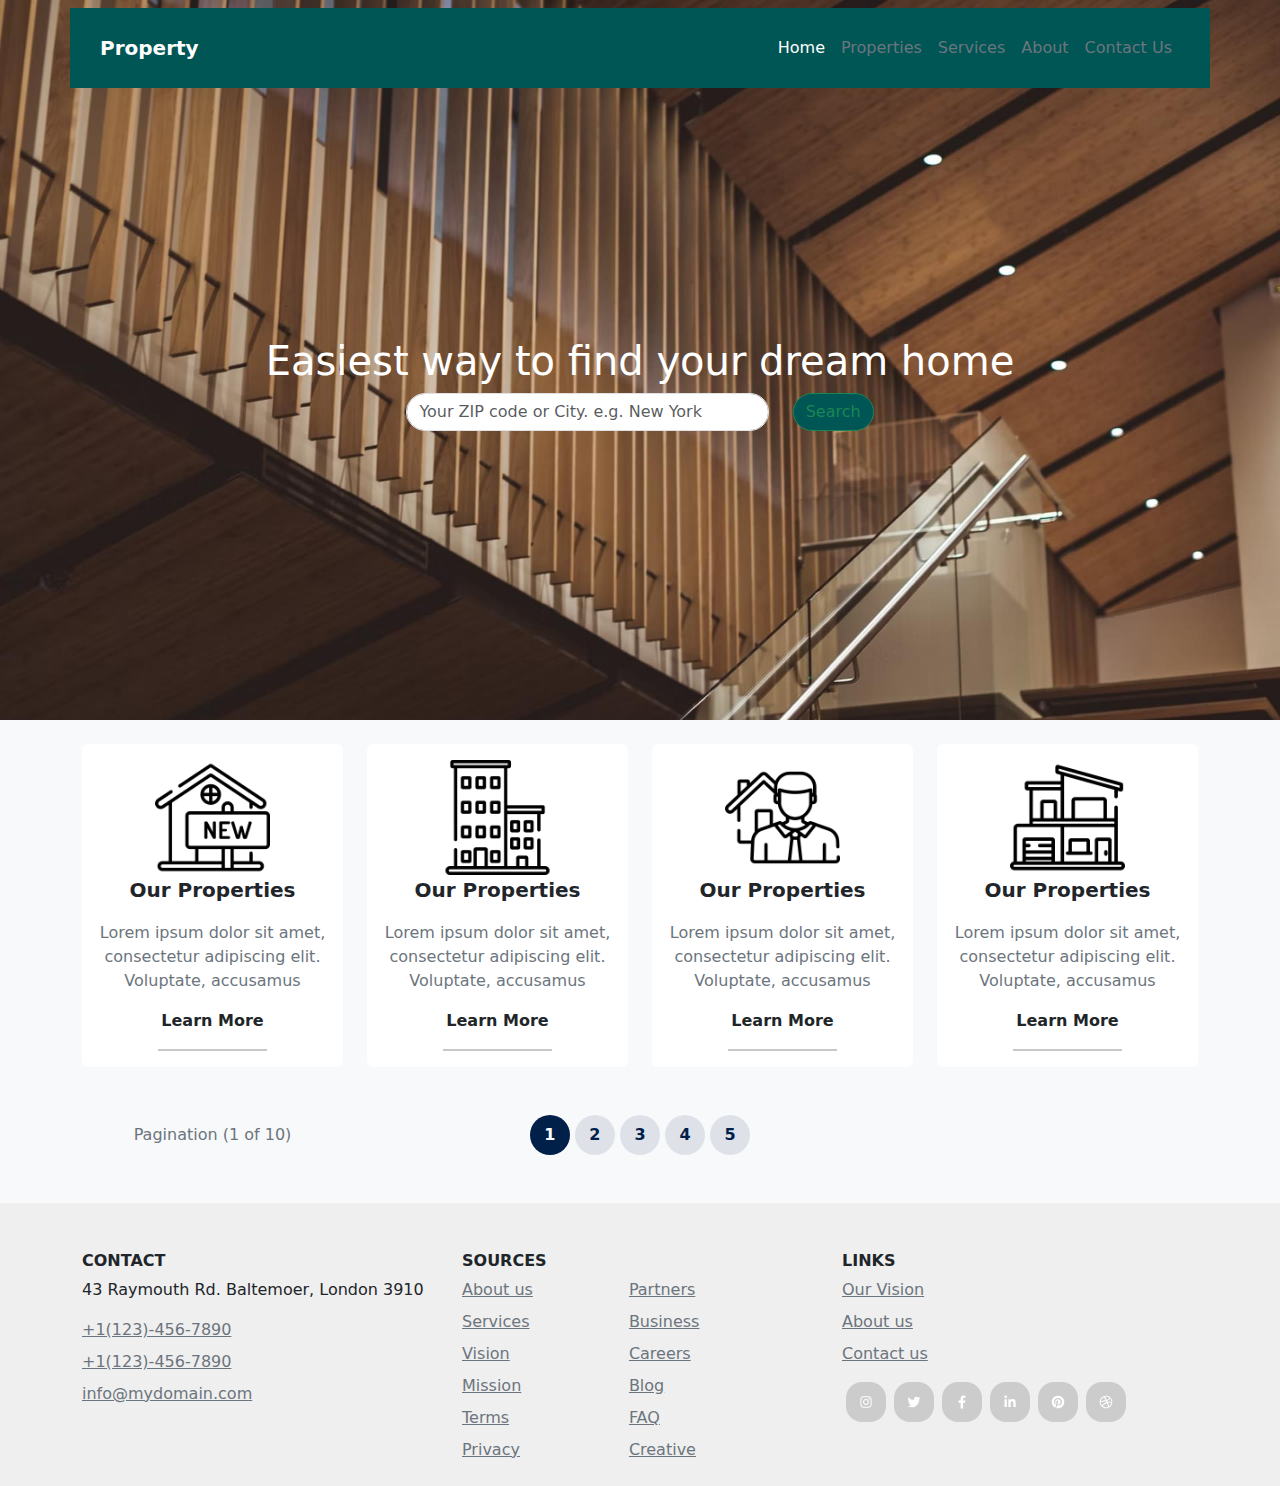
<file: index.html>
<!DOCTYPE html>
<html lang="vi">
    <head>
        <meta charset="UTF-8">
        <meta name="viewport" content="width=device-width, initial-scale=1.0">
        <title>Home</title>
        <link rel="stylesheet" href="./css/bootstrap.min.css">
        <!-- <link rel="stylesheet" href="https://cdn.jsdelivr.net/npm/bootstrap-icons@1.10.5/font/bootstrap-icons.css"> -->
        <link rel="stylesheet" href="./css/all.min.css">
        <!-- <link rel="stylesheet" href="./css/slick.css">
        <link rel="stylesheet" href="./css/slick-theme.css"> -->
        <link rel="stylesheet" href="./css/owl.carousel.min.css">
        <link rel="stylesheet" href="./css/owl.theme.default.min.css">
        <link rel="stylesheet" href="./css/style.css">
    </head>
    <body class="bg-body-tertiary">
        <header>
            <!-- Thanh điều hướng -->
            <nav class="navbar navbar-expand-lg navbar-light bg-transparent fixed-top">
                <div class="container bg-menu">
                    <a class="navbar-brand text-white fw-bold" href="index.html">Property</a>
                    <button class="navbar-toggler" type="button" data-bs-toggle="collapse" data-bs-target="#navbarSupportedContent" aria-controls="navbarSupportedContent" aria-expanded="false" aria-label="Toggle navigation">
                        <span class="navbar-toggler-icon"></span>
                    </button>
                    <div class="collapse navbar-collapse" id="navbarSupportedContent">
                        <ul class="navbar-nav ms-auto">
                            <li class="nav-item"><a href="index.html" class="nav-link text-white">Home</a></li>
                            <li class="nav-item"><a href="properties.html" class="nav-link text-secondary">Properties</a></li>
                            <li class="nav-item"><a href="#" class="nav-link text-secondary">Services</a></li>
                            <li class="nav-item"><a href="#" class="nav-link text-secondary">About</a></li>
                            <li class="nav-item"><a href="contact.html" class="nav-link text-secondary">Contact Us</a></li>
                        </ul>
                    </div>
                </div>
            </nav>
            <section class="slider">
                <div id="slide-img" class="owl-carousel owl-theme">
                    <div class="item overlay" style="background-image: url(./images/hero_bg_1.jpg);"></div>
                    <div class="item overlay" style="background-image: url(./images/hero_bg_2.jpg);"></div>
                    <div class="item overlay" style="background-image: url(./images/hero_bg_3.jpg);"></div>
                </div>
            </section>
        </header>
        <main id="main" class="container-fluid">
            <section class="container mt-4">
                <div class="row">
                    <div class="col-md-3 text-center">
                        <div class="card border-0">
                            <div class="card-body">
                            <img src="./images/house_602319.png" class="card-img-top w-50">
                            <p class="fs-5 fw-bold">Our Properties</p>
                            <p class="text-secondary">Lorem ipsum dolor sit amet, consectetur adipiscing elit. Voluptate, accusamus</p>
                            <p class="fs-6 fw-bold">Learn More</p>
                            <hr class="hr-secondary border-2"></hr>
                            </div>
                        </div>
                    </div>
                    <div class="col-md-3 text-center">
                        <div class="card border-0">    
                            <div class="card-body">
                                <img src="./images/building_602309.png" class="card-img-top w-50">
                                <p class="fs-5 fw-bold ">Our Properties</p>
                                <p class="text-secondary">Lorem ipsum dolor sit amet, consectetur adipiscing elit. Voluptate, accusamus</p>
                                <p class="fs-6 fw-bold">Learn More</p>
                                <hr class="hr-secondary border-2"></hr>
                            </div>
                        </div>
                    </div>
                    <div class="col-md-3 text-center justify-content-center">
                        <div class="card border-0">    
                            <div class="card-body">
                                <img src="./images/house_602286.png" class="card-img-top w-50">
                                <p class="fs-5 fw-bold ">Our Properties</p>
                                <p class="text-secondary">Lorem ipsum dolor sit amet, consectetur adipiscing elit. Voluptate, accusamus</p>
                                <p class="fs-6 fw-bold">Learn More</p>
                                <hr class="hr-secondary border-2"></hr>
                            </div>
                        </div>
                    </div>
                    <div class="col-md-3 text-center">
                        <div class="card border-0">    
                            <div class="card-body">
                                <img src="./images/house.png" class="card-img-top w-50">
                                <p class="fs-5 fw-bold ">Our Properties</p>
                                <p class="text-secondary">Lorem ipsum dolor sit amet, consectetur adipiscing elit. Voluptate, accusamus</p>
                                <p class="fs-6 fw-bold">Learn More</p>
                                <hr class="hr-secondary border-2"></hr>
                            </div>
                        </div>
                    </div>
                </div>
            </section>
            <section class="container">
                <div class="row align-items-center py-5">
                    <div class="col-lg-3 text-center">
                        <span class="text-secondary">Pagination (1 of 10)</span>
                    </div>
                    <div class="col-lg-6 text-center">
                        <div class="custom-pagination">
                            <a href="" class="nav-link active" id="index">1</a>
                            <a href="" class="nav-link" id="properties">2</a>
                            <a href="" class="nav-link" id="contact">3</a>
                            <a href="#" class="nav-link">4</a>
                            <a href="#" class="nav-link">5</a>
                        </div>
                    </div>
                </div>
            </section>
        </main>
        <footer class="bs-secondary">
            <section class="container pt-md-5">
                <div class="row">
                    <div class="col-md-4">
                        <h3 class="text-uppercase fs-6 fw-bold">Contact</h3>
                        <address>43 Raymouth Rd. Baltemoer, London 3910</address>
                        <ul class="list-unstyled text-secondary">
                            <li class="mb-2"><a href="tel://11234567890" class="text-secondary">+1(123)-456-7890</a></li>
                            <li class="mb-2"><a href="tel://11234567890" class="text-secondary">+1(123)-456-7890</a></li>
                            <li class="mb-2"><a href="mailto:info@mydomain.com" class="text-secondary">info@mydomain.com</a></li>
                        </ul>
                    </div>
                    <div class="col-md-4">
                        <h3 class="text-uppercase fs-6 fw-bold">Sources</h3>
                        <ul class="list-unstyled text-secondary float-start me-5 pe-5">
                            <li class="mb-2"><a href="#" class="text-secondary">About us</a></li>
                            <li class="mb-2"><a href="#" class="text-secondary">Services</a></li>
                            <li class="mb-2"><a href="#" class="text-secondary">Vision</a></li>
                            <li class="mb-2"><a href="#" class="text-secondary">Mission</a></li>
                            <li class="mb-2"><a href="#" class="text-secondary">Terms</a></li>
                            <li class="mb-2"><a href="#" class="text-secondary">Privacy</a></li>
                        </ul>
                        <ul class="list-unstyled">
                            <li class="mb-2"><a href="#" class="text-secondary">Partners</a></li>
                            <li class="mb-2"><a href="#" class="text-secondary">Business</a></li>
                            <li class="mb-2"><a href="#" class="text-secondary">Careers</a></li>
                            <li class="mb-2"><a href="#" class="text-secondary">Blog</a></li>
                            <li class="mb-2"><a href="#" class="text-secondary">FAQ</a></li>
                            <li class="mb-2"><a href="#" class="text-secondary">Creative</a></li>
                        </ul>
                    </div>
                    <div class="col-md-4">
                        <h3 class="text-uppercase fs-6 fw-bold">Links</h3>
                        <ul class="list-unstyled">
                            <li class="mb-2"><a href="#" class="text-secondary">Our Vision</a></li>
                            <li class="mb-2"><a href="#" class="text-secondary">About us</a></li>
                            <li class="mb-2"><a href="#" class="text-secondary">Contact us</a></li>
                        </ul>
                        <ul class="list-unstyled social text-secondary list-group list-group-horizontal">
                            <li class="mx-1"><a href="#" class="nav-link"><i class="fa-brands fa-instagram"></i></a></li>
                            <li class="mx-1"><a href="#" class="nav-link"><i class="fa-brands fa-twitter"></i></a></li>
                            <li class="mx-1"><a href="#" class="nav-link"><i class="fa-brands fa-facebook-f"></i></a></li>
                            <li class="mx-1"><a href="#" class="nav-link"><i class="fa-brands fa-linkedin-in"></i></a></li>
                            <li class="mx-1"><a href="#" class="nav-link"><i class="fa-brands fa-pinterest"></i></a></li>
                            <li class="mx-1"><a href="#" class="nav-link"><i class="fa-brands fa-dribbble"></i></a></li>
                        </ul>
                    </div>
                </div>
            </section>
        </footer>
        <script src="./js/jquery-3.7.0.min.js"></script>
        <script src="./js/bootstrap.bundle.min.js"></script>
        <script src="./js/all.min.js"></script>
        <script src="./js/slick.min.js"></script>
        <script src="./js/owl.carousel.min.js"></script>
        <script src="./js/custom.js"></script>
    </body>
</html>
</file>
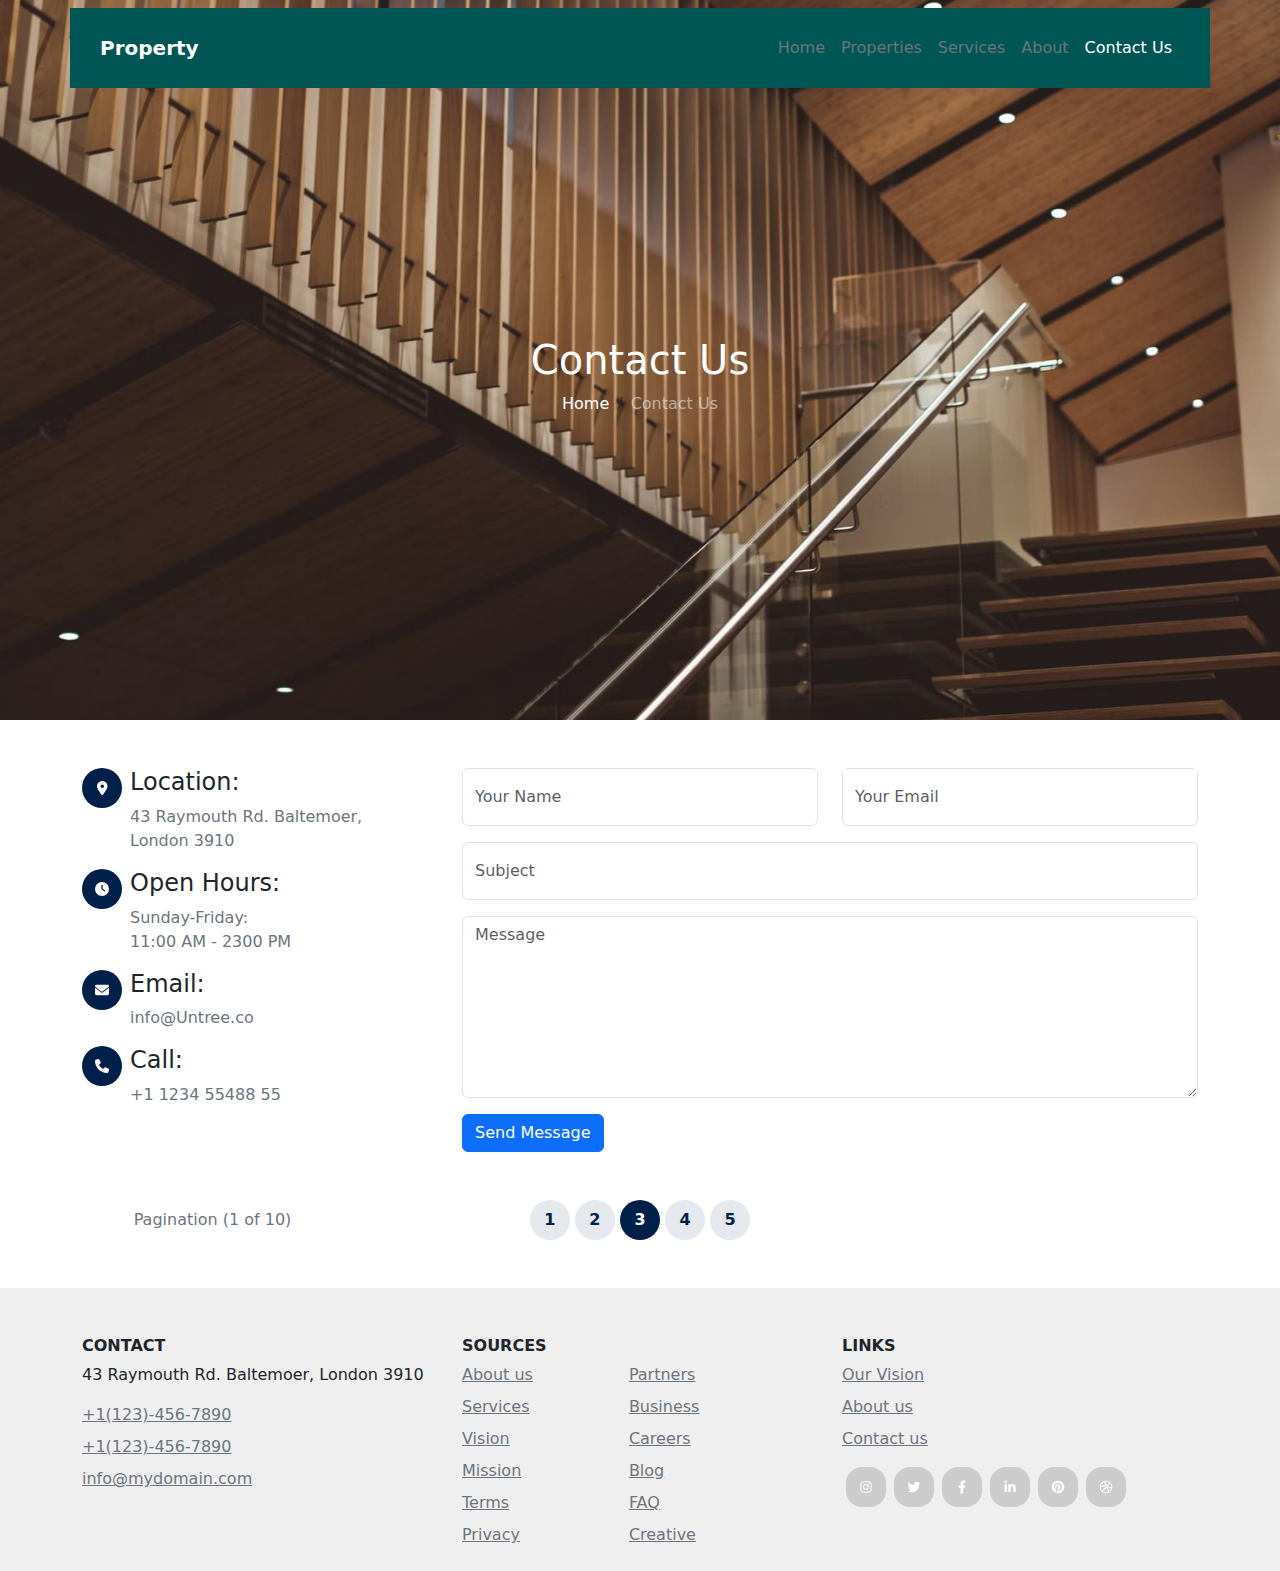
<file: contact.html>
<!DOCTYPE html>
<html lang="en">
<head>
    <meta charset="UTF-8">
    <meta name="viewport" content="width=device-width, initial-scale=1.0">
    <title>Contact Us</title>
    <link rel="stylesheet" href="./css/bootstrap.min.css">
    <!-- <link rel="stylesheet" href="https://cdn.jsdelivr.net/npm/bootstrap-icons@1.10.5/font/bootstrap-icons.css"> -->
    <link rel="stylesheet" href="./css/all.min.css">
    <!-- <link rel="stylesheet" href="./css/slick.css">
    <link rel="stylesheet" href="./css/slick-theme.css"> -->
    <link rel="stylesheet" href="./css/owl.carousel.min.css">
    <link rel="stylesheet" href="./css/owl.theme.default.min.css">
    <link rel="stylesheet" href="./css/style.css">
</head>
<body>
    <header class="bg-img-menu">
        <nav class="navbar navbar-expand-lg navbar-light bg-transparent fixed-top">
            <div class="container bg-menu">
                <a class="navbar-brand text-white fw-bold" href="index.html">Property</a>
                <button class="navbar-toggler" type="button" data-bs-toggle="collapse" data-bs-target="#navbarSupportedContent" aria-controls="navbarSupportedContent" aria-expanded="false" aria-label="Toggle navigation">
                    <span class="navbar-toggler-icon"></span>
                </button>
                <div class="collapse navbar-collapse" id="navbarSupportedContent">
                    <ul class="navbar-nav ms-auto">
                        <li class="nav-item"><a href="index.html" class="nav-link text-secondary">Home</a></li>
                        <li class="nav-item"><a href="properties.html" class="nav-link text-secondary">Properties</a></li>
                        <li class="nav-item"><a href="#" class="nav-link text-secondary">Services</a></li>
                        <li class="nav-item"><a href="#" class="nav-link text-secondary">About</a></li>
                        <li class="nav-item"><a href="contact.html" class="nav-link text-white">Contact Us</a></li>
                    </ul>
                </div>
            </div>
        </nav>
        <section class="slider" id="bg-img">
            <div class="container slider-content">
                <div class="row justify-content-center align-items-center mt-5">
                    <div class="col-lg-auto">
                        <div class="text-center justify-content-center">
                            <h1 class="text-white">Contact Us</h1>
                            <nav aria-label="breadcrumb">
                                <ol class="breadcrumb text-center justify-content-center">
                                    <li class="breadcrumb-item text-white"><a href="#" class="nav-link">Home</a></li>
                                    <li class="breadcrumb-item active text-white-50" aria-current="page">Contact Us</li>
                                </ol>
                            </nav>
                        </div>
                    </div>
                </div>
            </div>
        </section>
    </header>
    <main id="main" class="mt-5">
        <section class="container">
            <div class="row">
                <div class="col-lg-4">
                    <div class="clearfix">
                        <div class="float-start me-2 contact-info">
                            <i class="fa-solid fa-location-dot"></i>
                        </div>
                        <div class="float-start">
                            <h4 class="mb-2">Location:</h4>
                            <p class="text-secondary">43 Raymouth Rd. Baltemoer,<br> London 3910</p>
                        </div>
                    </div>
                    <div class="clearfix">
                        <div class="float-start me-2 contact-info">
                            <i class="fa-solid fa-clock"></i>
                        </div>
                        <div class="float-start">
                            <h4 class="mb-2">Open Hours:</h4>
                            <p class="text-secondary">Sunday-Friday:<br>11:00 AM - 2300 PM</p>
                        </div>
                    </div>
                    <div class="clearfix">
                        <div class="float-start me-2 contact-info">
                            <i class="fa-solid fa-envelope"></i>
                        </div>
                        <div class="float-start">
                            <h4 class="mb-2">Email:</h4>
                            <p class="text-secondary">info@Untree.co</p>
                        </div>
                    </div>
                    <div class="clearfix">
                        <div class="float-start me-2 contact-info">
                            <i class="fa-solid fa-phone"></i>
                        </div>
                        <div class="float-start">
                            <h4 class="mb-2">Call:</h4>
                            <p class="text-secondary">+1 1234 55488 55</p>
                        </div>
                    </div>
                </div>
                <div class="col-lg-8">
                    <form action="#" class="row">
                        <div class="col-6 mb-3">
                            <input type="text" class="form-control py-3" placeholder="Your Name">
                        </div>
                        <div class="col-6 mb-3">
                            <input type="email" class="form-control py-3" placeholder="Your Email">
                        </div>
                        <div class="col-12 mb-3">
                            <input type="text" class="form-control py-3" placeholder="Subject">
                        </div>
                        <div class="col-12 mb-3">
                            <textarea cols="30" rows="7" class="form-control" placeholder="Message"></textarea>
                        </div>

                        <div class="col-12">
                            <input type="submit" value="Send Message" class="btn btn-primary">
                        </div>
                    </form>
                </div>
            </div>
        </section>
        <section class="container">
            <div class="row align-items-center py-5">
                <div class="col-lg-3 text-center">
                    <span class="text-secondary">Pagination (1 of 10)</span>
                </div>
                <div class="col-lg-6 text-center">
                    <div class="custom-pagination">
                        <a href="" class="nav-link" id="index">1</a>
                        <a href="" class="nav-link" id="properties">2</a>
                        <a href="" class="nav-link active" id="contact">3</a>
                        <a href="#" class="nav-link">4</a>
                        <a href="#" class="nav-link">5</a>
                    </div>
                </div>
            </div>
        </section>
    </main>
    <footer class="bs-secondary">
        <section class="container pt-md-5">
            <div class="row">
                <div class="col-md-4">
                    <h3 class="text-uppercase fs-6 fw-bold">Contact</h3>
                    <address>43 Raymouth Rd. Baltemoer, London 3910</address>
                    <ul class="list-unstyled text-secondary">
                        <li class="mb-2"><a href="tel://11234567890" class="text-secondary">+1(123)-456-7890</a></li>
                        <li class="mb-2"><a href="tel://11234567890" class="text-secondary">+1(123)-456-7890</a></li>
                        <li class="mb-2"><a href="mailto:info@mydomain.com" class="text-secondary">info@mydomain.com</a></li>
                    </ul>
                </div>
                <div class="col-md-4">
                    <h3 class="text-uppercase fs-6 fw-bold">Sources</h3>
                    <ul class="list-unstyled text-secondary float-start me-5 pe-5">
                        <li class="mb-2"><a href="#" class="text-secondary">About us</a></li>
                        <li class="mb-2"><a href="#" class="text-secondary">Services</a></li>
                        <li class="mb-2"><a href="#" class="text-secondary">Vision</a></li>
                        <li class="mb-2"><a href="#" class="text-secondary">Mission</a></li>
                        <li class="mb-2"><a href="#" class="text-secondary">Terms</a></li>
                        <li class="mb-2"><a href="#" class="text-secondary">Privacy</a></li>
                    </ul>
                    <ul class="list-unstyled">
                        <li class="mb-2"><a href="#" class="text-secondary">Partners</a></li>
                        <li class="mb-2"><a href="#" class="text-secondary">Business</a></li>
                        <li class="mb-2"><a href="#" class="text-secondary">Careers</a></li>
                        <li class="mb-2"><a href="#" class="text-secondary">Blog</a></li>
                        <li class="mb-2"><a href="#" class="text-secondary">FAQ</a></li>
                        <li class="mb-2"><a href="#" class="text-secondary">Creative</a></li>
                    </ul>
                </div>
                <div class="col-md-4">
                    <h3 class="text-uppercase fs-6 fw-bold">Links</h3>
                    <ul class="list-unstyled">
                        <li class="mb-2"><a href="#" class="text-secondary">Our Vision</a></li>
                        <li class="mb-2"><a href="#" class="text-secondary">About us</a></li>
                        <li class="mb-2"><a href="#" class="text-secondary">Contact us</a></li>
                    </ul>
                    <ul class="list-unstyled social text-secondary list-group list-group-horizontal">
                        <li class="mx-1"><a href="#" class="nav-link"><i class="fa-brands fa-instagram"></i></a></li>
                        <li class="mx-1"><a href="#" class="nav-link"><i class="fa-brands fa-twitter"></i></a></li>
                        <li class="mx-1"><a href="#" class="nav-link"><i class="fa-brands fa-facebook-f"></i></a></li>
                        <li class="mx-1"><a href="#" class="nav-link"><i class="fa-brands fa-linkedin-in"></i></a></li>
                        <li class="mx-1"><a href="#" class="nav-link"><i class="fa-brands fa-pinterest"></i></a></li>
                        <li class="mx-1"><a href="#" class="nav-link"><i class="fa-brands fa-dribbble"></i></a></li>
                    </ul>
                </div>
            </div>
        </section>
    </footer>
    <script src="./js/jquery-3.7.0.min.js"></script>
    <script src="./js/bootstrap.bundle.min.js"></script>
    <script src="./js/all.min.js"></script>
    <script src="./js/slick.min.js"></script>
    <script src="./js/owl.carousel.min.js"></script>
    <script src="./js/custom.js"></script>
</body>
</html>
</file>
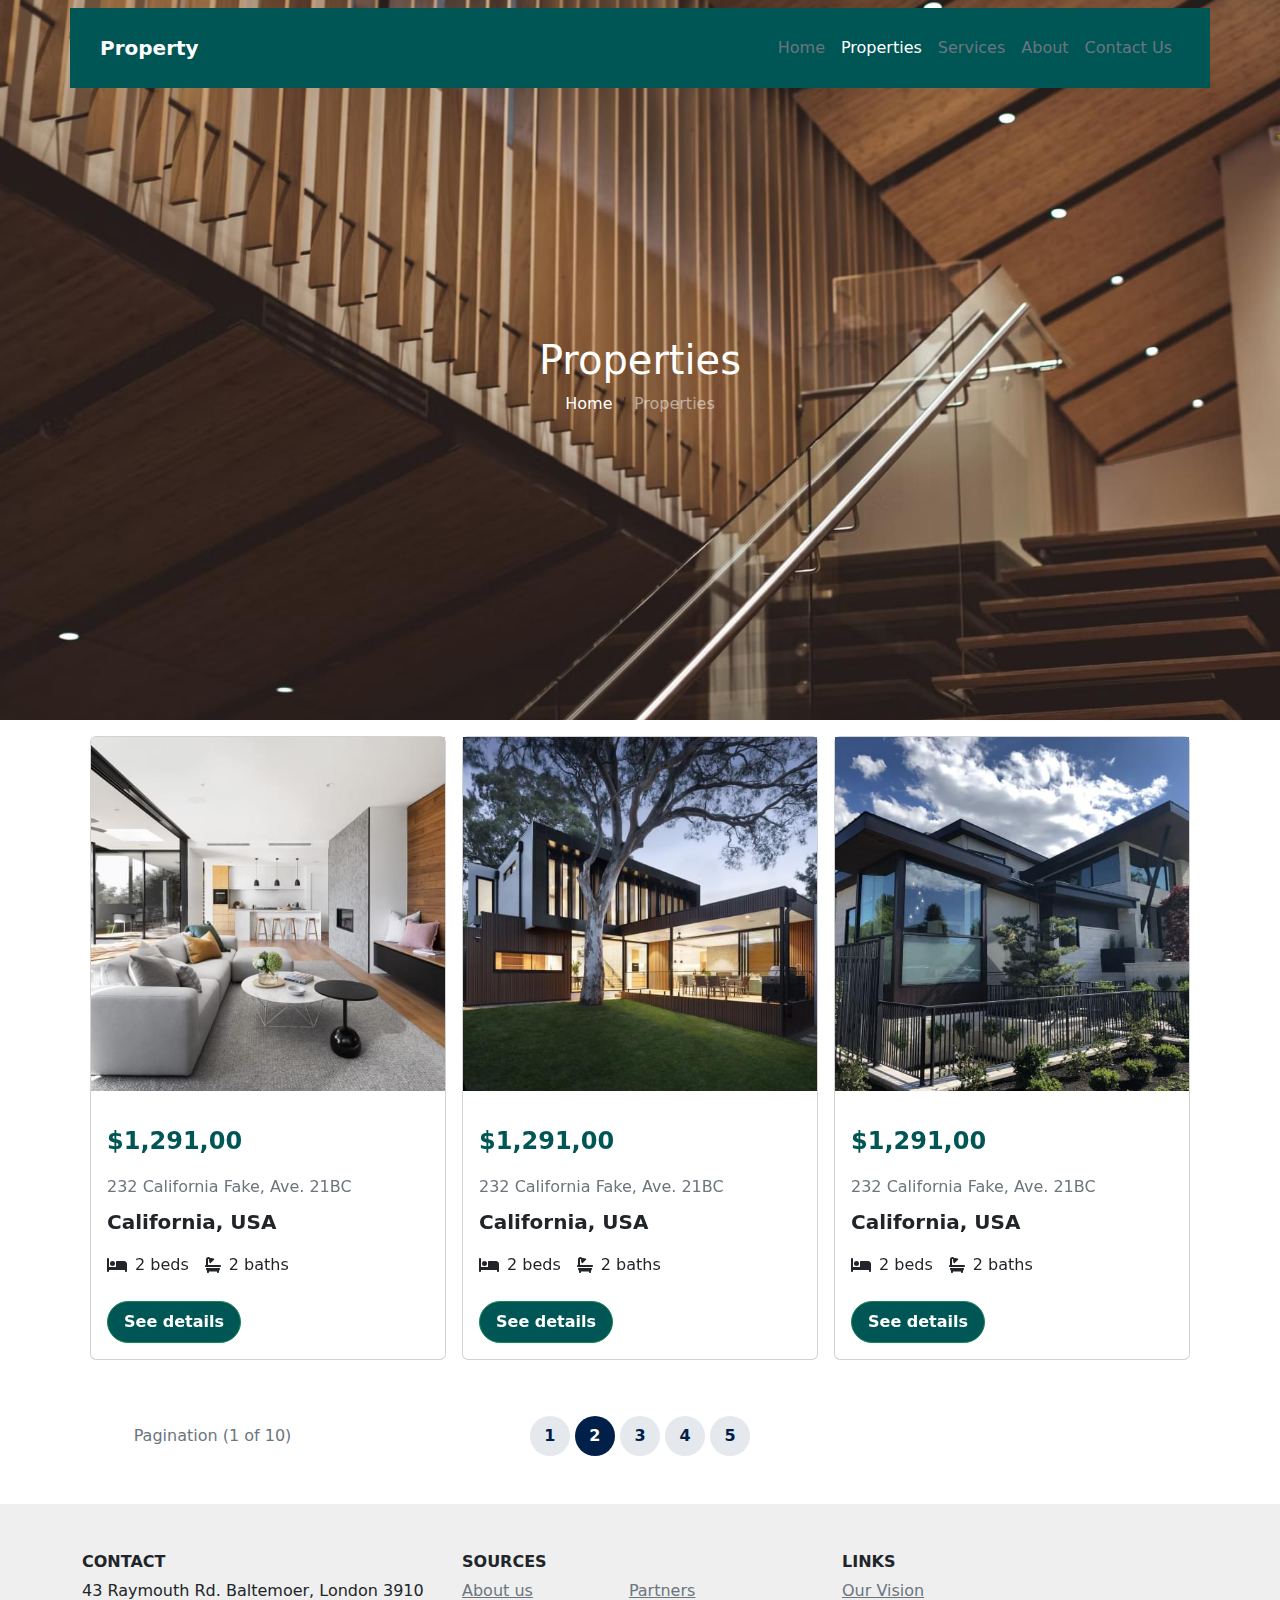
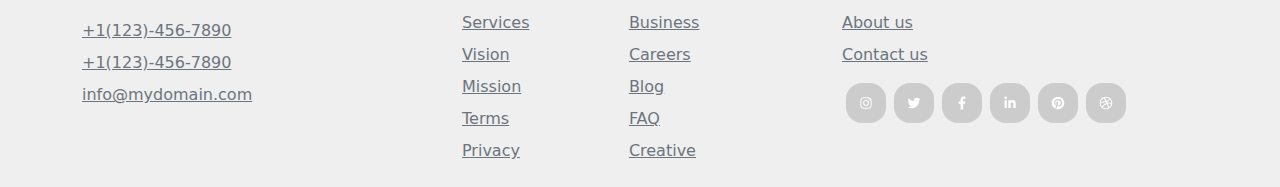
<file: properties.html>
<!DOCTYPE html>
<html lang="en">
<head>
    <meta charset="UTF-8">
    <meta name="viewport" content="width=device-width, initial-scale=1.0">
    <title>Properties</title>
    <link rel="stylesheet" href="./css/bootstrap.min.css">
    <!-- <link rel="stylesheet" href="https://cdn.jsdelivr.net/npm/bootstrap-icons@1.10.5/font/bootstrap-icons.css"> -->
    <link rel="stylesheet" href="./css/all.min.css">
    <!-- <link rel="stylesheet" href="./css/slick.css">
    <link rel="stylesheet" href="./css/slick-theme.css"> -->
    <link rel="stylesheet" href="./css/owl.carousel.min.css">
    <link rel="stylesheet" href="./css/owl.theme.default.min.css">
    <link rel="stylesheet" href="./css/style.css">
</head>
<body>
    <header >
        <!-- Thanh điều hướng -->
        <nav class="navbar navbar-expand-lg navbar-light bg-transparent fixed-top">
            <div class="container bg-menu">
                <a class="navbar-brand text-white fw-bold" href="index.html">Property</a>
                <button class="navbar-toggler" type="button" data-bs-toggle="collapse" data-bs-target="#navbarSupportedContent" aria-controls="navbarSupportedContent" aria-expanded="false" aria-label="Toggle navigation">
                    <span class="navbar-toggler-icon"></span>
                </button>
                <div class="collapse navbar-collapse" id="navbarSupportedContent">
                    <ul class="navbar-nav ms-auto">
                        <li class="nav-item"><a href="index.html" class="nav-link text-secondary">Home</a></li>
                        <li class="nav-item"><a href="properties.html" class="nav-link text-white">Properties</a></li>
                        <li class="nav-item"><a href="#" class="nav-link text-secondary">Services</a></li>
                        <li class="nav-item"><a href="#" class="nav-link text-secondary">About</a></li>
                        <li class="nav-item"><a href="contact.html" class="nav-link text-secondary">Contact Us</a></li>
                    </ul>
                </div>
            </div>
        </nav>
        <section class="slider" id="bg-img">
            <div class="container slider-content">
                <div class="row justify-content-center align-items-center mt-5">
                    <div class="col-lg-auto">
                        <div class="text-center justify-content-center">
                            <h1 class="text-white">Properties</h1>
                            <nav aria-label="breadcrumb">
                                <ol class="breadcrumb text-center justify-content-center">
                                    <li class="breadcrumb-item text-white"><a href="#" class="nav-link">Home</a></li>
                                    <li class="breadcrumb-item active text-white-50" aria-current="page">Properties</li>
                                </ol>
                            </nav>
                        </div>
                    </div>
                </div>
            </div>
        </section>
    </header>
    <main class="mt-3">
        <section class="container">
            <div class="owl-carousel" id="product">
                <div class="card mx-0 mx-lg-2">
                    <div class="card-img-top">
                        <img src="./images/img_1.jpg" alt="" class="img-fluid">
                    </div>
                    <div class="card-body">
                        <p class="fw-bold fs-4 mt-3 text-bs-primary">$1,291,00</p>
                        <p class="text-secondary my-0">232 California Fake, Ave. 21BC</p>
                        <p class="fs-5 fw-bold mt-2">California, USA</p>
                        <div class="d-flex mb-4">
                            <span class="d-block d-flex align-items-center me-3">
                                <i class="fa-solid fa-bed"></i>
                                <span class="ps-2"> 2 beds</span>
                            </span>
                            <span class="d-block d-flex align-items-center">
                                <i class="fa-solid fa-bath"></i>
                                <span class="ps-2"> 2 baths</span>
                            </span>
                        </div>
                        <a href="#" class="btn btn-success bs-primary py-2 px-3 text-white rounded-5 fw-bold fs-6">See details</a>
                    </div>     
                </div>
                <div class="card mx-0 mx-lg-2">
                    <div class="card-img-top">
                        <img src="./images/img_2.jpg" alt="" class="img-fluid">
                    </div>
                    <div class="card-body">
                        <p class="fw-bold fs-4 mt-3 text-bs-primary">$1,291,00</p>
                        <p class="text-secondary my-0">232 California Fake, Ave. 21BC</p>
                        <p class="fs-5 fw-bold mt-2">California, USA</p>
                        <div class="d-flex mb-4">
                            <span class="d-block d-flex align-items-center me-3">
                                <i class="fa-solid fa-bed"></i>
                                <span class="ps-2"> 2 beds</span>
                            </span>
                            <span class="d-block d-flex align-items-center">
                                <i class="fa-solid fa-bath"></i>
                                <span class="ps-2"> 2 baths</span>
                            </span>
                        </div>
                        <a href="#" class="btn btn-success bs-primary py-2 px-3 text-white rounded-5 fw-bold fs-6">See details</a>
                    </div>     
                </div>
                <div class="card mx-0 mx-lg-2">
                    <div class="card-img-top">
                        <img src="./images/img_3.jpg" alt="" class="img-fluid">
                    </div>
                    <div class="card-body">
                        <p class="fw-bold fs-4 mt-3 text-bs-primary">$1,291,00</p>
                        <p class="text-secondary my-0">232 California Fake, Ave. 21BC</p>
                        <p class="fs-5 fw-bold mt-2">California, USA</p>
                        <div class="d-flex mb-4">
                            <span class="d-block d-flex align-items-center me-3">
                                <i class="fa-solid fa-bed"></i>
                                <span class="ps-2"> 2 beds</span>
                            </span>
                            <span class="d-block d-flex align-items-center">
                                <i class="fa-solid fa-bath"></i>
                                <span class="ps-2"> 2 baths</span>
                            </span>
                        </div>
                        <a href="#" class="btn btn-success bs-primary py-2 px-3 text-white rounded-5 fw-bold fs-6">See details</a>
                    </div>     
                </div>
                <div class="card mx-0 mx-lg-2">
                    <div class="card-img-top">
                        <img src="./images/img_4.jpg" alt="" class="img-fluid">
                    </div>
                    <div class="card-body">
                        <p class="fw-bold fs-4 mt-3 text-bs-primary">$1,291,00</p>
                        <p class="text-secondary my-0">232 California Fake, Ave. 21BC</p>
                        <p class="fs-5 fw-bold mt-2">California, USA</p>
                        <div class="d-flex mb-4">
                            <span class="d-block d-flex align-items-center me-3">
                                <i class="fa-solid fa-bed"></i>
                                <span class="ps-2"> 2 beds</span>
                            </span>
                            <span class="d-block d-flex align-items-center">
                                <i class="fa-solid fa-bath"></i>
                                <span class="ps-2"> 2 baths</span>
                            </span>
                        </div>
                        <a href="#" class="btn btn-success bs-primary py-2 px-3 text-white rounded-5 fw-bold fs-6">See details</a>
                    </div>     
                </div>
                <div class="card mx-0 mx-lg-2">
                    <div class="card-img-top">
                        <img src="./images/img_3.jpg" alt="" class="img-fluid">
                    </div>
                    <div class="card-body">
                        <p class="fw-bold fs-4 mt-4 text-bs-primary">$1,291,00</p>
                        <p class="text-secondary my-0">232 California Fake, Ave. 21BC</p>
                        <p class="fs-5 fw-bold mt-2">California, USA</p>
                        <div class="d-flex mb-4">
                            <span class="d-block d-flex align-items-center me-3">
                                <i class="fa-solid fa-bed"></i>
                                <span class="ps-2"> 2 beds</span>
                            </span>
                            <span class="d-block d-flex align-items-center">
                                <i class="fa-solid fa-bath"></i>
                                <span class="ps-2"> 2 baths</span>
                            </span>
                        </div>
                        <a href="#" class="btn btn-success bs-primary py-2 px-3 text-white rounded-5 fw-bold fs-6">See details</a>
                    </div>     
                </div>
                <div class="card mx-0 mx-lg-2">
                    <div class="card-img-top">
                        <img src="./images/img_6.jpg" alt="" class="img-fluid">
                    </div>
                    <div class="card-body">
                        <p class="fw-bold fs-4 mt-3 text-bs-primary">$1,291,00</p>
                        <p class="text-secondary my-0">232 California Fake, Ave. 21BC</p>
                        <p class="fs-5 fw-bold mt-2">California, USA</p>
                        <div class="d-flex mb-4">
                            <span class="d-block d-flex align-items-center me-3">
                                <i class="fa-solid fa-bed"></i>
                                <span class="ps-2"> 2 beds</span>
                            </span>
                            <span class="d-block d-flex align-items-center">
                                <i class="fa-solid fa-bath"></i>
                                <span class="ps-2"> 2 baths</span>
                            </span>
                        </div>
                        <a href="#" class="btn btn-success bs-primary py-2 px-3 text-white rounded-5 fw-bold fs-6">See details</a>
                    </div>     
                </div>
                <div class="card mx-0 mx-lg-2">
                    <div class="card-img-top">
                        <img src="./images/img_7.jpg" alt="" class="img-fluid">
                    </div>
                    <div class="card-body">
                        <p class="fw-bold fs-4 mt-3 text-bs-primary">$1,291,00</p>
                        <p class="text-secondary my-0">232 California Fake, Ave. 21BC</p>
                        <p class="fs-5 fw-bold mt-2">California, USA</p>
                        <div class="d-flex mb-4">
                            <span class="d-block d-flex align-items-center me-3">
                                <i class="fa-solid fa-bed"></i>
                                <span class="ps-2"> 2 beds</span>
                            </span>
                            <span class="d-block d-flex align-items-center">
                                <i class="fa-solid fa-bath"></i>
                                <span class="ps-2"> 2 baths</span>
                            </span>
                        </div>
                        <a href="#" class="btn btn-success bs-primary py-2 px-3 text-white rounded-5 fw-bold fs-6">See details</a>
                    </div>     
                </div>
                <div class="card mx-0 mx-lg-2">
                    <div class="card-img-top">
                        <img src="./images/img_8.jpg" alt="" class="img-fluid">
                    </div>
                    <div class="card-body">
                        <p class="fw-bold fs-4 mt-3 text-bs-primary">$1,291,00</p>
                        <p class="text-secondary my-0">232 California Fake, Ave. 21BC</p>
                        <p class="fs-5 fw-bold mt-2">California, USA</p>
                        <div class="d-flex mb-4">
                            <span class="d-block d-flex align-items-center me-3">
                                <i class="fa-solid fa-bed"></i>
                                <span class="ps-2"> 2 beds</span>
                            </span>
                            <span class="d-block d-flex align-items-center">
                                <i class="fa-solid fa-bath"></i>
                                <span class="ps-2"> 2 baths</span>
                            </span>
                        </div>
                        <a href="#" class="btn btn-success bs-primary py-2 px-3 text-white rounded-5 fw-bold fs-6">See details</a>
                    </div>     
                </div>
            </div>
        </section>
        <section class="container">
            <div class="row align-items-center py-5">
                <div class="col-lg-3 text-center">
                    <span class="text-secondary">Pagination (1 of 10)</span>
                </div>
                <div class="col-lg-6 text-center">
                    <div class="custom-pagination">
                        <a href="" class="nav-link" id="index">1</a>
                        <a href="" class="nav-link active" id="properties">2</a>
                        <a href="" class="nav-link" id="contact">3</a>
                        <a href="#" class="nav-link">4</a>
                        <a href="#" class="nav-link">5</a>
                    </div>
                </div>
            </div>
        </section>
    </main>
    <footer class="bs-secondary">
        <section class="container pt-md-5">
            <div class="row">
                <div class="col-md-4">
                    <h3 class="text-uppercase fs-6 fw-bold">Contact</h3>
                    <address>43 Raymouth Rd. Baltemoer, London 3910</address>
                    <ul class="list-unstyled text-secondary">
                        <li class="mb-2"><a href="tel://11234567890" class="text-secondary">+1(123)-456-7890</a></li>
                        <li class="mb-2"><a href="tel://11234567890" class="text-secondary">+1(123)-456-7890</a></li>
                        <li class="mb-2"><a href="mailto:info@mydomain.com" class="text-secondary">info@mydomain.com</a></li>
                    </ul>
                </div>
                <div class="col-md-4">
                    <h3 class="text-uppercase fs-6 fw-bold">Sources</h3>
                    <ul class="list-unstyled text-secondary float-start me-5 pe-5">
                        <li class="mb-2"><a href="#" class="text-secondary">About us</a></li>
                        <li class="mb-2"><a href="#" class="text-secondary">Services</a></li>
                        <li class="mb-2"><a href="#" class="text-secondary">Vision</a></li>
                        <li class="mb-2"><a href="#" class="text-secondary">Mission</a></li>
                        <li class="mb-2"><a href="#" class="text-secondary">Terms</a></li>
                        <li class="mb-2"><a href="#" class="text-secondary">Privacy</a></li>
                    </ul>
                    <ul class="list-unstyled">
                        <li class="mb-2"><a href="#" class="text-secondary">Partners</a></li>
                        <li class="mb-2"><a href="#" class="text-secondary">Business</a></li>
                        <li class="mb-2"><a href="#" class="text-secondary">Careers</a></li>
                        <li class="mb-2"><a href="#" class="text-secondary">Blog</a></li>
                        <li class="mb-2"><a href="#" class="text-secondary">FAQ</a></li>
                        <li class="mb-2"><a href="#" class="text-secondary">Creative</a></li>
                    </ul>
                </div>
                <div class="col-md-4">
                    <h3 class="text-uppercase fs-6 fw-bold">Links</h3>
                    <ul class="list-unstyled">
                        <li class="mb-2"><a href="#" class="text-secondary">Our Vision</a></li>
                        <li class="mb-2"><a href="#" class="text-secondary">About us</a></li>
                        <li class="mb-2"><a href="#" class="text-secondary">Contact us</a></li>
                    </ul>
                    <ul class="list-unstyled social text-secondary list-group list-group-horizontal">
                        <li class="mx-1"><a href="#" class="nav-link"><i class="fa-brands fa-instagram"></i></a></li>
                        <li class="mx-1"><a href="#" class="nav-link"><i class="fa-brands fa-twitter"></i></a></li>
                        <li class="mx-1"><a href="#" class="nav-link"><i class="fa-brands fa-facebook-f"></i></a></li>
                        <li class="mx-1"><a href="#" class="nav-link"><i class="fa-brands fa-linkedin-in"></i></a></li>
                        <li class="mx-1"><a href="#" class="nav-link"><i class="fa-brands fa-pinterest"></i></a></li>
                        <li class="mx-1"><a href="#" class="nav-link"><i class="fa-brands fa-dribbble"></i></a></li>
                    </ul>
                </div>
            </div>
        </section>
    </footer>
    <script src="./js/jquery-3.7.0.min.js"></script>
    <script src="./js/bootstrap.bundle.min.js"></script>
    <script src="./js/all.min.js"></script>
    <!-- <script src="./js/slick.min.js"></script> -->
    <script src="./js/owl.carousel.min.js"></script>
    <script src="./js/custom.js"></script>
</body>
</html>
</file>
<file: css/style.css>
:root {
    --bs-primary: #005555;
    --bs-secondary: #efefef;
}
/* Color */
.bs-primary {
    background: var(--bs-primary);
}
.bs-secondary {
    background: var(--bs-secondary);
}
.text-bs-primary {
    color: var(--bs-primary);
}
/* Menu */
.bg-menu {
    background-color: #005555;
    padding: 20px 30px;
}

/* Thêm các style mới để căn giữa nội dung trong slider */
.slider-content {
    height: 100%;
    display: flex;
    flex-direction: column;
    justify-content: center;
}
/* Slider */
.item {
    background-size: cover;
    height: 80vh;
}
/* Background */
#bg-img {
    background-image: url('../images/hero_bg_1.jpg');
    background-position: center center;
    background-repeat: no-repeat;
    background-size: cover;
    height: 80vh;
}
/* Card */
.card-body hr {
    margin: 0 auto;
    width: -webkit-calc(100% - 2 * 60px);
    width: calc(100% - 2 * 60px);
}

/* Pagination */
.custom-pagination a {
    display: inline-block;
    width: 40px;
    height: 40px;
    line-height: 40px;
    font-weight: 700;
    border-radius: 50%;
    background: rgba(0, 32, 74, 0.1);
    color: #00204a;
    text-align: center;
}
.custom-pagination a:hover,
.custom-pagination a.active {
    background: #00204a;
    color: #fff;
}
/* Footer */
.bs-secondary a:hover {
    color: #000;
    text-decoration: none;
}
/* Icons */
.social a {
    text-decoration: none;
    position: relative;
    display: inline-block;
    width: 40px;
    height: 40px;
    color: #fff;
    background: #00204a;
    border-radius: 50%;
    -webkit-transition: 0.3s all ease;
    -o-transition: 0.3s all ease;
    transition: 0.3s all ease;
    border: 2px solid transparent;
    position: relative;
    top: 0;
}
.social a svg {
    font-size: 13px;
    position: absolute;
    top: 50%;
    left: 50%;
    -webkit-transform: translate(-50%, -50%);
    -ms-transform: translate(-50%, -50%);
    transform: translate(-50%, -50%);
}
.social a:hover {
    top: -5px;
    background: transparent;
    color: #fff;
    background: #00204A;
}
.social  li  a {
    display: inline-block;
    position: relative;
    background: #ccc;
    border-radius: 40%;
}
.social  li  a > svg {
    position: absolute;
    top: 50%;
    left: 50%;
    -webkit-transform: translate(-50%, -50%);
    -ms-transform: translate(-50%, -50%);
    transform: translate(-50%, -50%);
}

.contact-info {
    font-size: 14px;
    width: 40px;
    height: 40px;
    background: #00204a;
    display: flex;
    -webkit-box-pack: center;
    justify-content: center;
    -webkit-box-align: center;
    align-items: center;
    border-radius: 50px;
    color: #fff;
}
</file>
